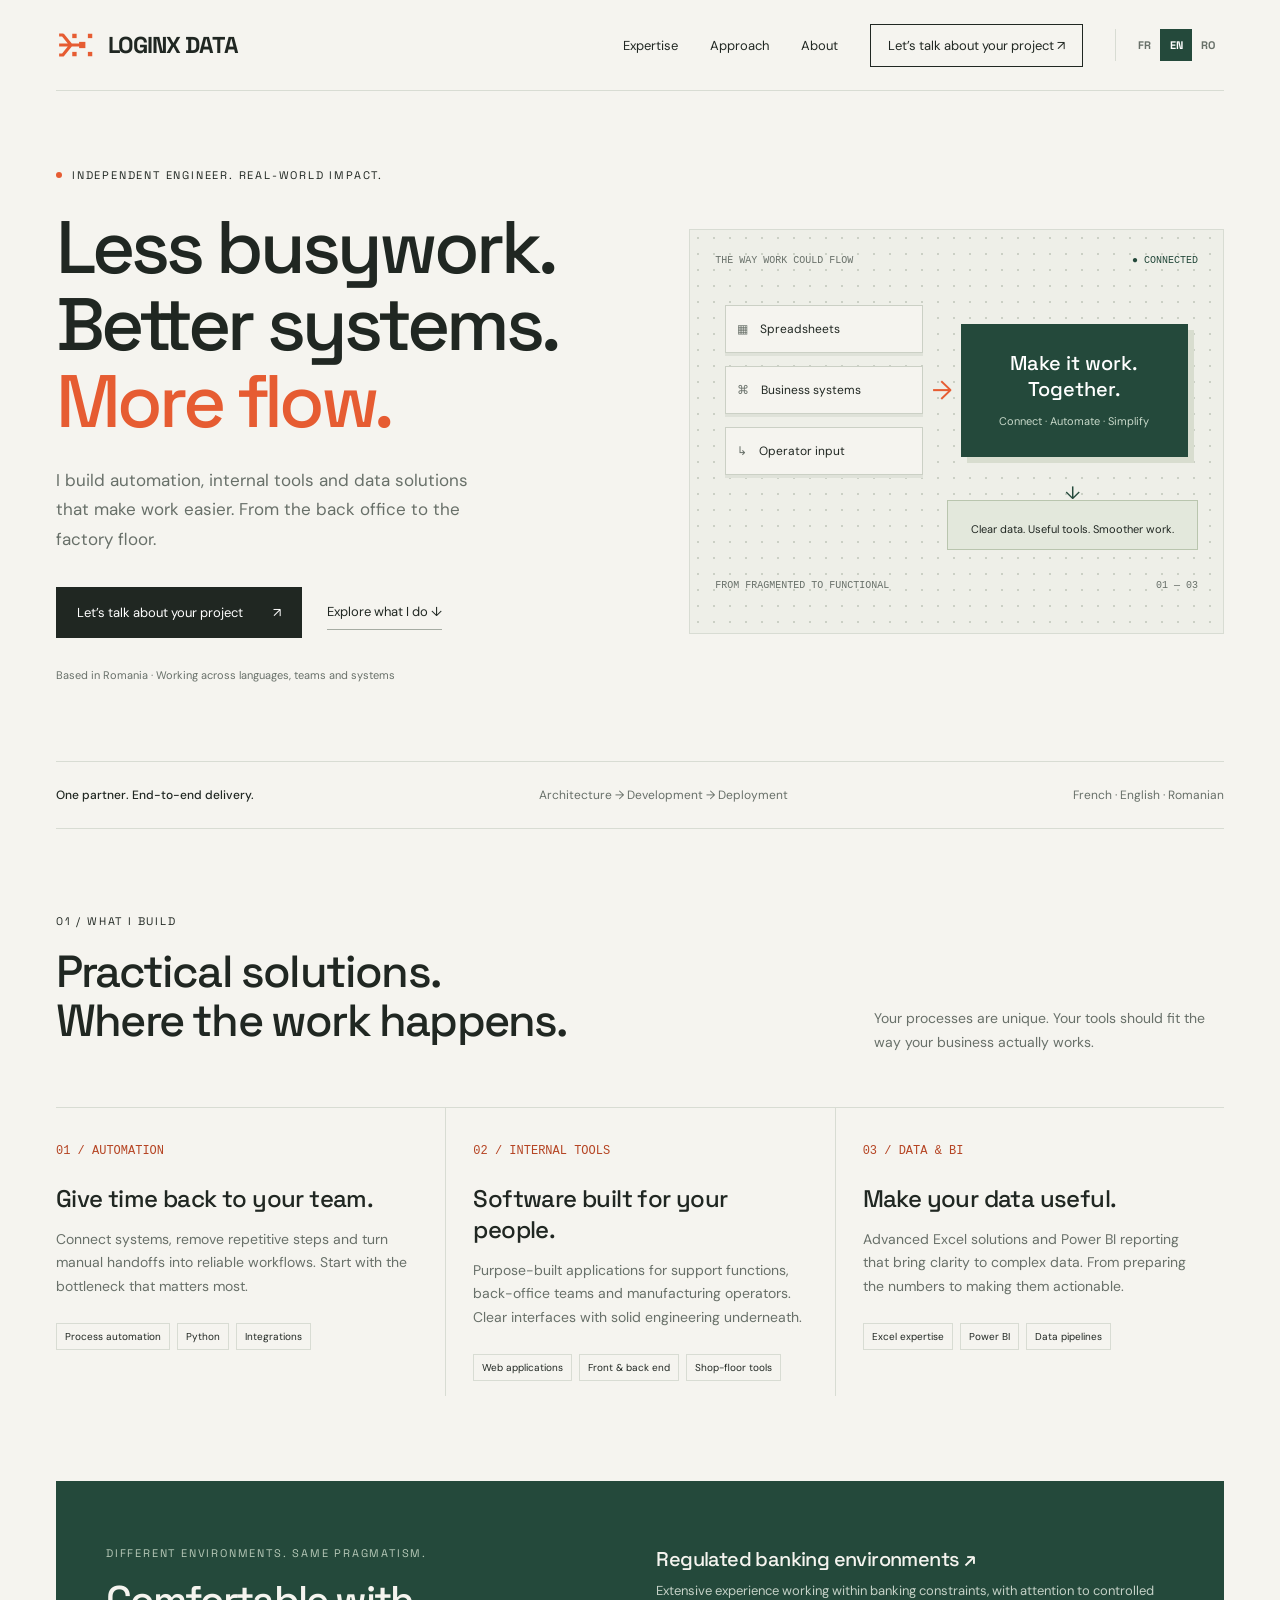
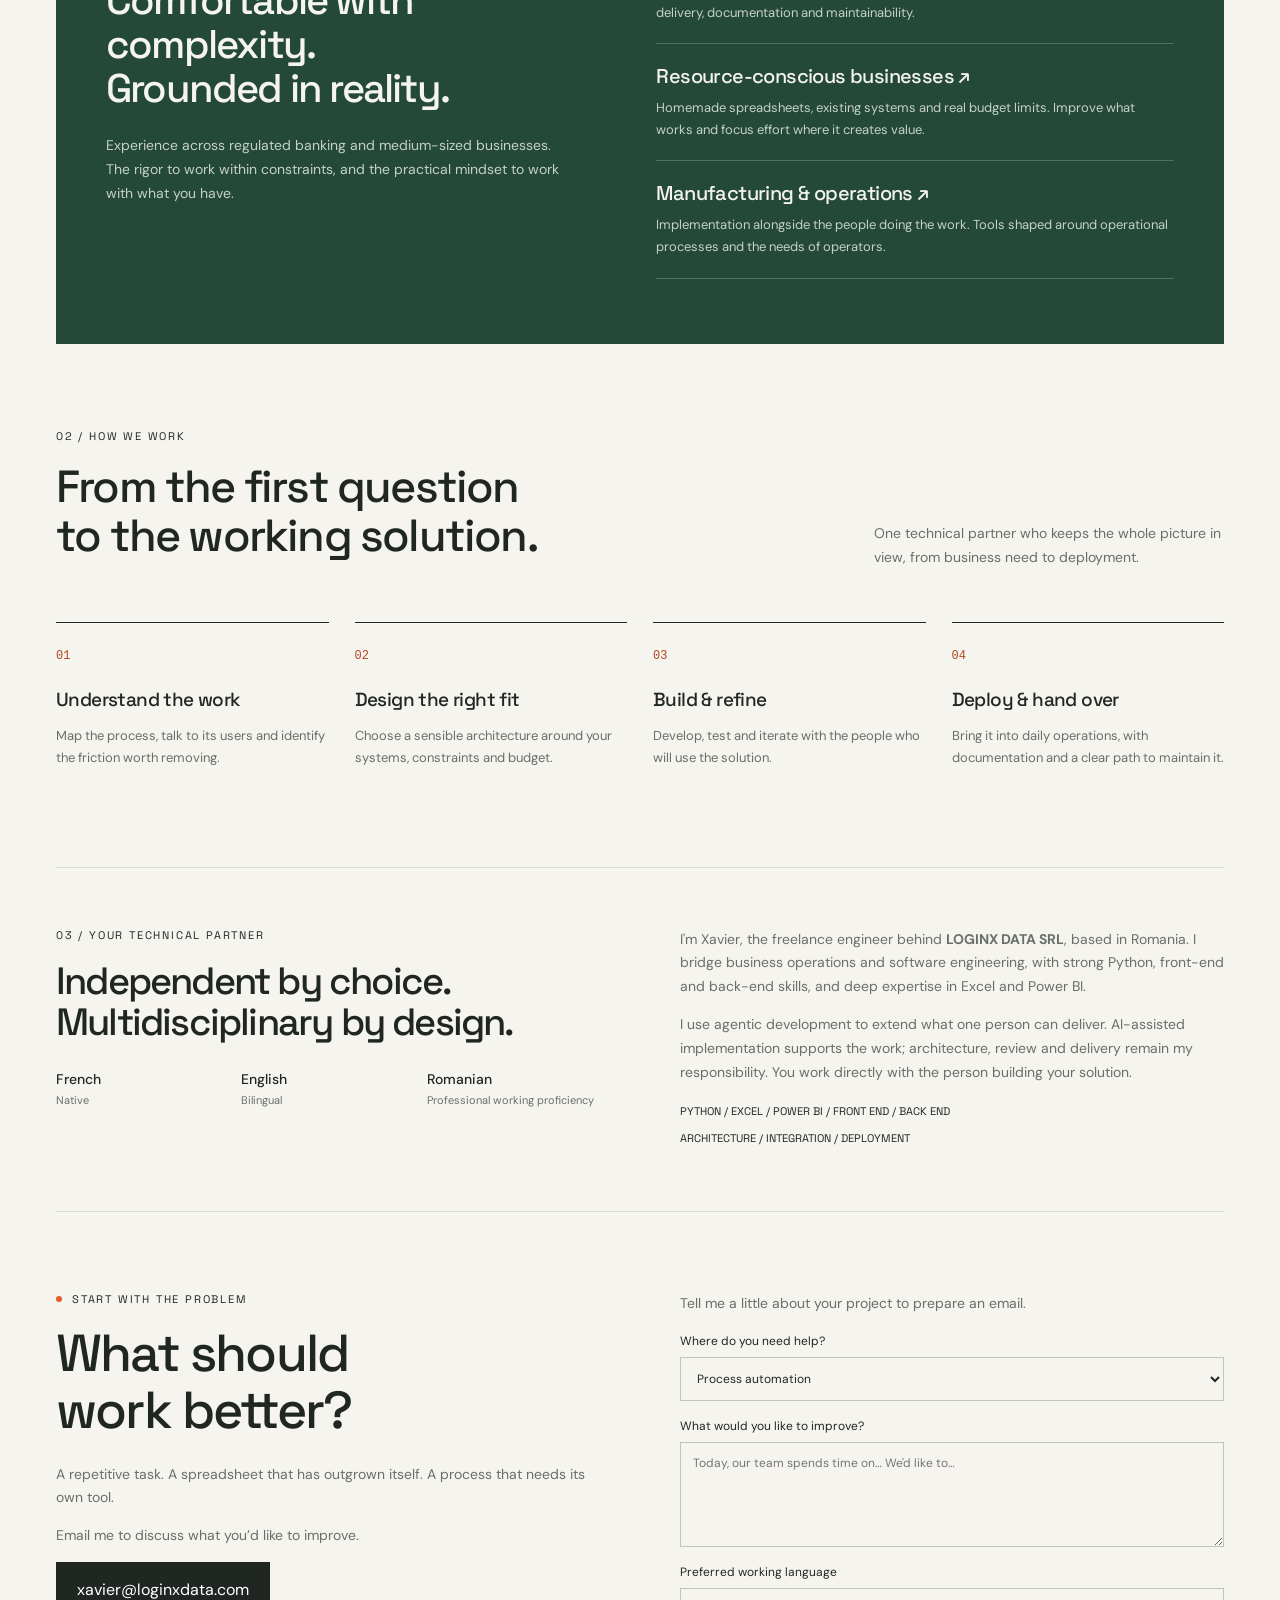
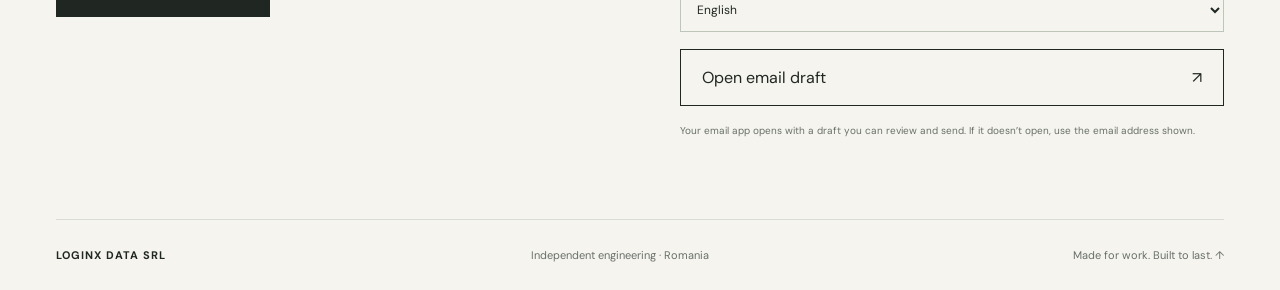
<file: public/index.html>
<!doctype html>
<html lang="en">
<head>
  <meta charset="utf-8">
  <meta name="viewport" content="width=device-width,initial-scale=1">
  <meta name="description" content="LOGINX DATA: independent automation, internal tools and business intelligence. French-native freelance engineer based in Romania, delivering from architecture to deployment.">
  <meta name="theme-color" content="#f5f4ef">
  <title>Automation, Internal Tools &amp; BI | LoginX Data</title>
  <link rel="canonical" href="https://loginxdata.com/">
  <link rel="alternate" hreflang="en" href="https://loginxdata.com/">
  <link rel="alternate" hreflang="fr" href="https://loginxdata.com/fr/">
  <link rel="alternate" hreflang="ro" href="https://loginxdata.com/ro/">
  <link rel="alternate" hreflang="x-default" href="https://loginxdata.com/">
  <meta property="og:type" content="website">
  <meta property="og:site_name" content="LoginX Data">
  <meta property="og:locale" content="en_US">
  <meta property="og:locale:alternate" content="fr_FR">
  <meta property="og:locale:alternate" content="ro_RO">
  <meta property="og:url" content="https://loginxdata.com/">
  <meta property="og:title" content="Automation, Internal Tools &amp; BI | LoginX Data">
  <meta property="og:description" content="LOGINX DATA: independent automation, internal tools and business intelligence. French-native freelance engineer based in Romania, delivering from architecture to deployment.">
  <meta property="og:image" content="https://loginxdata.com/social-preview.jpg">
  <meta property="og:image:type" content="image/jpeg">
  <meta property="og:image:width" content="1200">
  <meta property="og:image:height" content="630">
  <meta property="og:image:alt" content="LoginX Data logo and an illustration of a connected workflow">
  <meta name="twitter:card" content="summary_large_image">
  <link rel="icon" type="image/svg+xml" sizes="any" href="favicon.svg?v=fusion">
  <link rel="stylesheet" href="site.css?v=contact-email">
  <script src="cursor.js" defer>
  </script>
  <script src="contact.js" defer></script>
</head>
<body><div class="wrap"><header><a class="brand" href="#" aria-label="LOGINX DATA home"><img class="mark" src="logo.svg" width="40" height="40" alt="" aria-hidden="true">LOGINX DATA</a><nav aria-label="Main navigation"><a href="#expertise">Expertise</a><a href="#approach">Approach</a><a href="#about">About</a><a class="nav-cta" href="#project">Let’s talk about your project ↗</a><div class="language-switch" role="group" aria-label="Site language"><a href="fr/" lang="fr" hreflang="fr" aria-label="Français">FR</a><a href="./" lang="en" hreflang="en" aria-label="English" aria-current="page">EN</a><a href="ro/" lang="ro" hreflang="ro" aria-label="Română">RO</a></div></nav></header><main>
<section class="hero"><div><div class="eyebrow"><span class="dot"></span>Independent engineer. Real-world impact.</div><h1>Less busywork.<br>Better systems.<br><em>More flow.</em></h1><p class="lead">I build automation, internal tools and data solutions that make work easier. From the back office to the factory floor.</p><div class="actions"><a class="btn" href="#project">Let’s talk about your project <span>↗</span></a><a class="text-link" href="#expertise">Explore what I do ↓</a></div><p class="micro">Based in Romania · Working across languages, teams and systems</p></div><div class="system" aria-label="Illustrative workflow from spreadsheets, business systems and operator input to automation and useful tools"><div class="sys-head"><span>THE WAY WORK COULD FLOW</span><span class="live">● CONNECTED</span></div><div class="diagram"><div class="sources"><div class="node"><span>▦</span> Spreadsheets</div><div class="node"><span>⌘</span> Business systems</div><div class="node"><span>↳</span> Operator input</div></div><div class="connector">→</div><div class="core"><b>Make it work.<br>Together.</b><small>Connect · Automate · Simplify</small></div></div><div class="output">Clear data. Useful tools. Smoother work.</div><div class="sys-foot"><span>FROM FRAGMENTED TO FUNCTIONAL</span><span>01 — 03</span></div></div></section>
<div class="strip"><b>One partner. End-to-end delivery.</b><span>Architecture → Development → Deployment</span><span>French · English · Romanian</span></div>
<section class="section" id="expertise"><div class="section-head"><div><div class="eyebrow">01 / What I build</div><h2>Practical solutions.<br>Where the work happens.</h2></div><p>Your processes are unique. Your tools should fit the way your business actually works.</p></div><div class="services"><article class="service"><span class="number">01 / AUTOMATION</span><h3>Give time back to your team.</h3><p>Connect systems, remove repetitive steps and turn manual handoffs into reliable workflows. Start with the bottleneck that matters most.</p><div class="tags"><span class="tag">Process automation</span><span class="tag">Python</span><span class="tag">Integrations</span></div></article><article class="service"><span class="number">02 / INTERNAL TOOLS</span><h3>Software built for your people.</h3><p>Purpose-built applications for support functions, back-office teams and manufacturing operators. Clear interfaces with solid engineering underneath.</p><div class="tags"><span class="tag">Web applications</span><span class="tag">Front & back end</span><span class="tag">Shop-floor tools</span></div></article><article class="service"><span class="number">03 / DATA & BI</span><h3>Make your data useful.</h3><p>Advanced Excel solutions and Power BI reporting that bring clarity to complex data. From preparing the numbers to making them actionable.</p><div class="tags"><span class="tag">Excel expertise</span><span class="tag">Power BI</span><span class="tag">Data pipelines</span></div></article></div></section>
<section class="context"><div><div class="eyebrow">Different environments. Same pragmatism.</div><h2>Comfortable with<br>complexity.<br>Grounded in reality.</h2><p class="context-intro">Experience across regulated banking and medium-sized businesses. The rigor to work within constraints, and the practical mindset to work with what you have.</p></div><div class="contexts"><article><h3>Regulated banking environments ↗</h3><p>Extensive experience working within banking constraints, with attention to controlled delivery, documentation and maintainability.</p></article><article><h3>Resource-conscious businesses ↗</h3><p>Homemade spreadsheets, existing systems and real budget limits. Improve what works and focus effort where it creates value.</p></article><article><h3>Manufacturing & operations ↗</h3><p>Implementation alongside the people doing the work. Tools shaped around operational processes and the needs of operators.</p></article></div></section>
<section class="section" id="approach"><div class="section-head"><div><div class="eyebrow">02 / How we work</div><h2>From the first question<br>to the working solution.</h2></div><p>One technical partner who keeps the whole picture in view, from business need to deployment.</p></div><div class="process"><article><span class="number">01</span><h3>Understand the work</h3><p>Map the process, talk to its users and identify the friction worth removing.</p></article><article><span class="number">02</span><h3>Design the right fit</h3><p>Choose a sensible architecture around your systems, constraints and budget.</p></article><article><span class="number">03</span><h3>Build & refine</h3><p>Develop, test and iterate with the people who will use the solution.</p></article><article><span class="number">04</span><h3>Deploy & hand over</h3><p>Bring it into daily operations, with documentation and a clear path to maintain it.</p></article></div></section>
<section class="about" id="about"><div><div class="eyebrow">03 / Your technical partner</div><h2>Independent by choice.<br>Multidisciplinary by design.</h2><div class="languages"><div><b>French</b><span>Native</span></div><div><b>English</b><span>Bilingual</span></div><div><b>Romanian</b><span>Professional working proficiency</span></div></div></div><div><p style="margin-top:0">I'm Xavier, the freelance engineer behind <strong>LOGINX DATA SRL</strong>, based in Romania. I bridge business operations and software engineering, with strong Python, front-end and back-end skills, and deep expertise in Excel and Power BI.</p><p>I use agentic development to extend what one person can deliver. AI-assisted implementation supports the work; architecture, review and delivery remain my responsibility. You work directly with the person building your solution.</p><div class="tech">PYTHON / EXCEL / POWER BI / FRONT END / BACK END<br>ARCHITECTURE / INTEGRATION / DEPLOYMENT</div></div></section>
<section class="contact" id="project"><div><div class="eyebrow"><span class="dot"></span>Start with the problem</div><h2>What should<br>work better?</h2><p>A repetitive task. A spreadsheet that has outgrown itself. A process that needs its own tool.</p><p>Email me to discuss what you’d like to improve.</p><a class="btn" id="contact-email" href="mailto:xavier@loginxdata.com">xavier@loginxdata.com</a></div><form class="form" id="brief" data-subject="Project inquiry" data-language-label="Working language" hidden><p class="brief-intro">Tell me a little about your project to prepare an email.</p><label>Where do you need help?<select id="need"><option>Process automation</option><option>Internal tool or web application</option><option>Excel & Power BI</option><option>Manufacturing & operator workflows</option><option>Architecture & end-to-end delivery</option></select></label><label>What would you like to improve?<textarea id="problem" placeholder="Today, our team spends time on… We'd like to…" required maxlength="5000"></textarea></label><label>Preferred working language<select id="language"><option>English</option><option>French</option><option>Romanian</option></select></label><button class="btn brief-email" type="submit">Open email draft <span aria-hidden="true">↗</span></button><small>Your email app opens with a draft you can review and send. If it doesn’t open, use the email address shown.</small></form></section>
</main><footer><span class="foot-brand">LOGINX DATA SRL</span><span>Independent engineering · Romania</span><span>Made for work. Built to last. <a href="#" aria-label="Back to top">↑</a></span></footer></div></body></html>
</file>
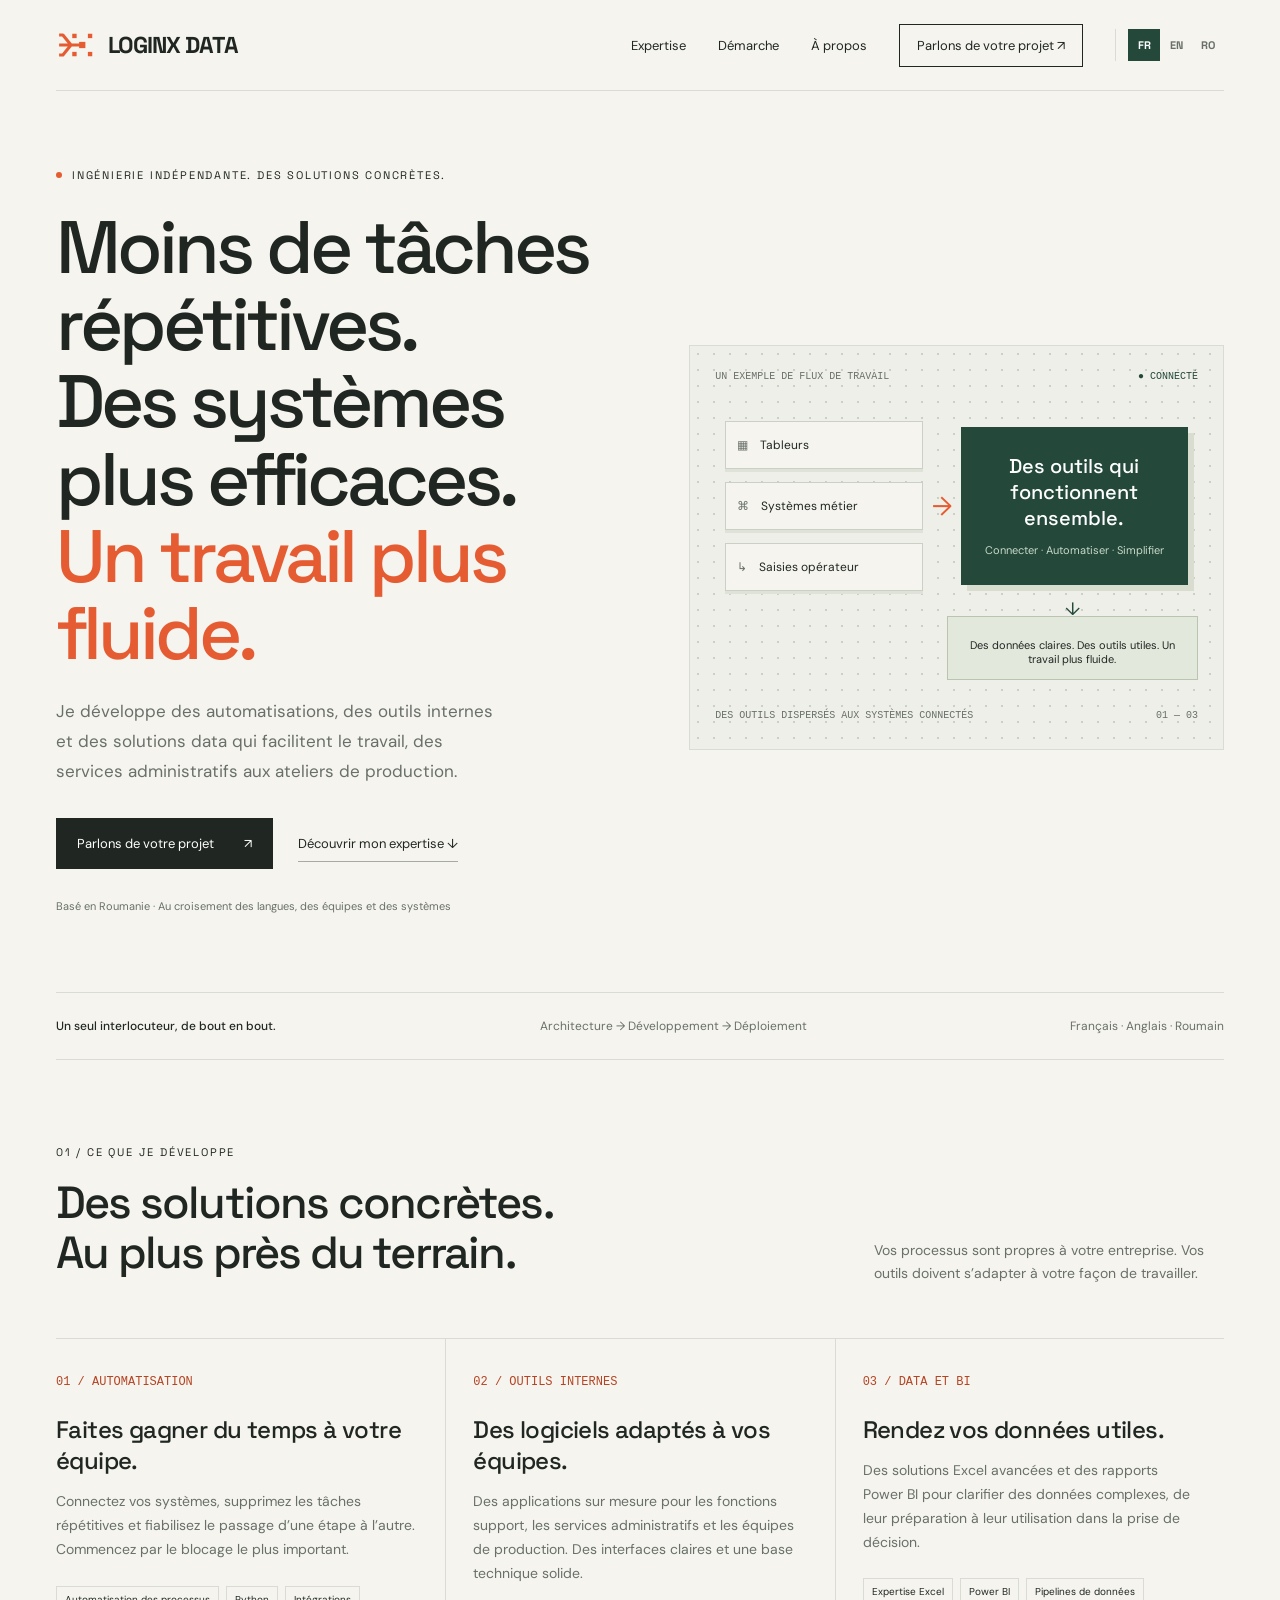
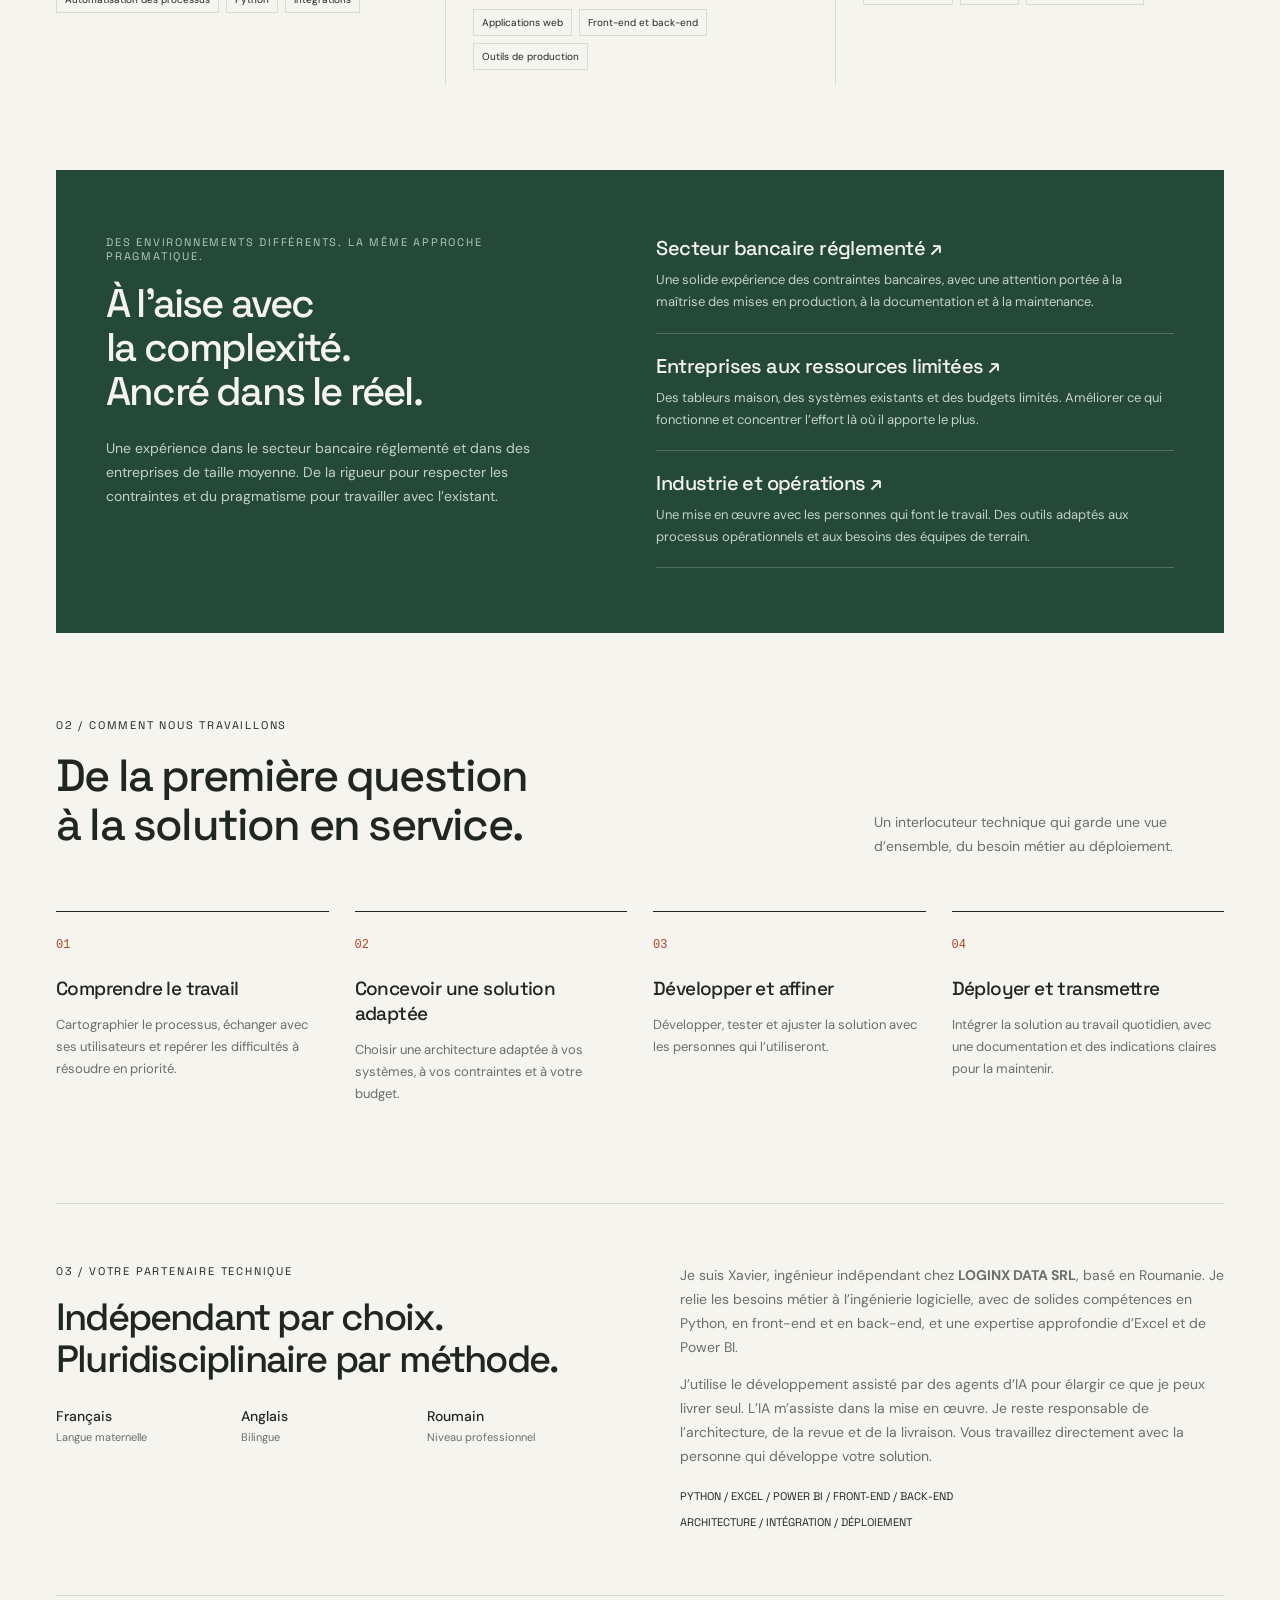
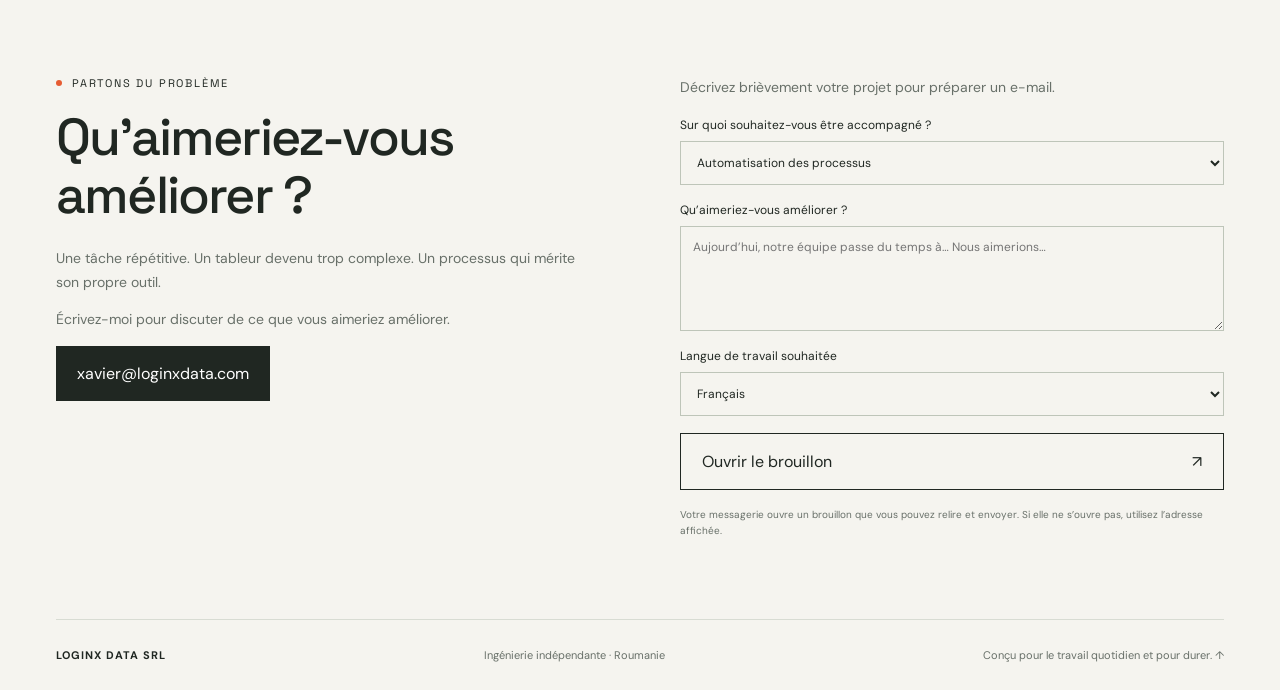
<file: public/fr/index.html>
<!doctype html>
<html lang="fr">
<head>
  <meta charset="utf-8">
  <meta name="viewport" content="width=device-width,initial-scale=1">
  <meta name="description" content="LOGINX DATA propose des services d’automatisation, de développement d’outils internes et de business intelligence. Ingénieur indépendant francophone basé en Roumanie, de l’architecture au déploiement.">
  <meta name="theme-color" content="#f5f4ef">
  <title>Automatisation, outils internes et BI | LoginX Data</title>
  <link rel="canonical" href="https://loginxdata.com/fr/">
  <link rel="alternate" hreflang="en" href="https://loginxdata.com/">
  <link rel="alternate" hreflang="fr" href="https://loginxdata.com/fr/">
  <link rel="alternate" hreflang="ro" href="https://loginxdata.com/ro/">
  <link rel="alternate" hreflang="x-default" href="https://loginxdata.com/">
  <meta property="og:type" content="website">
  <meta property="og:site_name" content="LoginX Data">
  <meta property="og:locale" content="fr_FR">
  <meta property="og:locale:alternate" content="en_US">
  <meta property="og:locale:alternate" content="ro_RO">
  <meta property="og:url" content="https://loginxdata.com/fr/">
  <meta property="og:title" content="Automatisation, outils internes et BI | LoginX Data">
  <meta property="og:description" content="LOGINX DATA propose des services d’automatisation, de développement d’outils internes et de business intelligence. Ingénieur indépendant francophone basé en Roumanie, de l’architecture au déploiement.">
  <meta property="og:image" content="https://loginxdata.com/social-preview.jpg">
  <meta property="og:image:type" content="image/jpeg">
  <meta property="og:image:width" content="1200">
  <meta property="og:image:height" content="630">
  <meta property="og:image:alt" content="Logo LoginX Data et illustration d’un flux de travail connecté">
  <meta name="twitter:card" content="summary_large_image">
  <link rel="icon" type="image/svg+xml" sizes="any" href="../favicon.svg?v=fusion">
  <link rel="stylesheet" href="../site.css?v=contact-email">
  <script src="../cursor.js" defer>
  </script>
  <script src="../contact.js" defer></script>
</head>
<body><div class="wrap"><header><a class="brand" href="#" aria-label="Accueil LOGINX DATA"><img class="mark" src="../logo.svg" width="40" height="40" alt="" aria-hidden="true">LOGINX DATA</a><nav aria-label="Navigation principale"><a href="#expertise">Expertise</a><a href="#approach">Démarche</a><a href="#about">À propos</a><a class="nav-cta" href="#project">Parlons de votre projet ↗</a><div class="language-switch" role="group" aria-label="Langue du site"><a href="../fr/" lang="fr" hreflang="fr" aria-label="Français" aria-current="page">FR</a><a href="../" lang="en" hreflang="en" aria-label="English">EN</a><a href="../ro/" lang="ro" hreflang="ro" aria-label="Română">RO</a></div></nav></header><main>
<section class="hero"><div><div class="eyebrow"><span class="dot"></span>Ingénierie indépendante. Des solutions concrètes.</div><h1>Moins de tâches répétitives.<br>Des systèmes plus efficaces.<br><em>Un travail plus fluide.</em></h1><p class="lead">Je développe des automatisations, des outils internes et des solutions data qui facilitent le travail, des services administratifs aux ateliers de production.</p><div class="actions"><a class="btn" href="#project">Parlons de votre projet <span>↗</span></a><a class="text-link" href="#expertise">Découvrir mon expertise ↓</a></div><p class="micro">Basé en Roumanie · Au croisement des langues, des équipes et des systèmes</p></div><div class="system" aria-label="Exemple de flux reliant tableurs, systèmes métier et saisies opérateur à des automatisations et des outils internes"><div class="sys-head"><span>UN EXEMPLE DE FLUX DE TRAVAIL</span><span class="live">● CONNECTÉ</span></div><div class="diagram"><div class="sources"><div class="node"><span>▦</span> Tableurs</div><div class="node"><span>⌘</span> Systèmes métier</div><div class="node"><span>↳</span> Saisies opérateur</div></div><div class="connector">→</div><div class="core"><b>Des outils qui<br>fonctionnent ensemble.</b><small>Connecter · Automatiser · Simplifier</small></div></div><div class="output">Des données claires. Des outils utiles. Un travail plus fluide.</div><div class="sys-foot"><span>DES OUTILS DISPERSÉS AUX SYSTÈMES CONNECTÉS</span><span>01 — 03</span></div></div></section>
<div class="strip"><b>Un seul interlocuteur, de bout en bout.</b><span>Architecture → Développement → Déploiement</span><span>Français · Anglais · Roumain</span></div>
<section class="section" id="expertise"><div class="section-head"><div><div class="eyebrow">01 / Ce que je développe</div><h2>Des solutions concrètes.<br>Au plus près du terrain.</h2></div><p>Vos processus sont propres à votre entreprise. Vos outils doivent s’adapter à votre façon de travailler.</p></div><div class="services"><article class="service"><span class="number">01 / AUTOMATISATION</span><h3>Faites gagner du temps à votre équipe.</h3><p>Connectez vos systèmes, supprimez les tâches répétitives et fiabilisez le passage d’une étape à l’autre. Commencez par le blocage le plus important.</p><div class="tags"><span class="tag">Automatisation des processus</span><span class="tag">Python</span><span class="tag">Intégrations</span></div></article><article class="service"><span class="number">02 / OUTILS INTERNES</span><h3>Des logiciels adaptés à vos équipes.</h3><p>Des applications sur mesure pour les fonctions support, les services administratifs et les équipes de production. Des interfaces claires et une base technique solide.</p><div class="tags"><span class="tag">Applications web</span><span class="tag">Front-end et back-end</span><span class="tag">Outils de production</span></div></article><article class="service"><span class="number">03 / DATA ET BI</span><h3>Rendez vos données utiles.</h3><p>Des solutions Excel avancées et des rapports Power BI pour clarifier des données complexes, de leur préparation à leur utilisation dans la prise de décision.</p><div class="tags"><span class="tag">Expertise Excel</span><span class="tag">Power BI</span><span class="tag">Pipelines de données</span></div></article></div></section>
<section class="context"><div><div class="eyebrow">Des environnements différents. La même approche pragmatique.</div><h2>À l’aise avec<br>la complexité.<br>Ancré dans le réel.</h2><p class="context-intro">Une expérience dans le secteur bancaire réglementé et dans des entreprises de taille moyenne. De la rigueur pour respecter les contraintes et du pragmatisme pour travailler avec l’existant.</p></div><div class="contexts"><article><h3>Secteur bancaire réglementé ↗</h3><p>Une solide expérience des contraintes bancaires, avec une attention portée à la maîtrise des mises en production, à la documentation et à la maintenance.</p></article><article><h3>Entreprises aux ressources limitées ↗</h3><p>Des tableurs maison, des systèmes existants et des budgets limités. Améliorer ce qui fonctionne et concentrer l’effort là où il apporte le plus.</p></article><article><h3>Industrie et opérations ↗</h3><p>Une mise en œuvre avec les personnes qui font le travail. Des outils adaptés aux processus opérationnels et aux besoins des équipes de terrain.</p></article></div></section>
<section class="section" id="approach"><div class="section-head"><div><div class="eyebrow">02 / Comment nous travaillons</div><h2>De la première question<br>à la solution en service.</h2></div><p>Un interlocuteur technique qui garde une vue d’ensemble, du besoin métier au déploiement.</p></div><div class="process"><article><span class="number">01</span><h3>Comprendre le travail</h3><p>Cartographier le processus, échanger avec ses utilisateurs et repérer les difficultés à résoudre en priorité.</p></article><article><span class="number">02</span><h3>Concevoir une solution adaptée</h3><p>Choisir une architecture adaptée à vos systèmes, à vos contraintes et à votre budget.</p></article><article><span class="number">03</span><h3>Développer et affiner</h3><p>Développer, tester et ajuster la solution avec les personnes qui l’utiliseront.</p></article><article><span class="number">04</span><h3>Déployer et transmettre</h3><p>Intégrer la solution au travail quotidien, avec une documentation et des indications claires pour la maintenir.</p></article></div></section>
<section class="about" id="about"><div><div class="eyebrow">03 / Votre partenaire technique</div><h2>Indépendant par choix.<br>Pluridisciplinaire par méthode.</h2><div class="languages"><div><b>Français</b><span>Langue maternelle</span></div><div><b>Anglais</b><span>Bilingue</span></div><div><b>Roumain</b><span>Niveau professionnel</span></div></div></div><div><p style="margin-top:0">Je suis Xavier, ingénieur indépendant chez <strong>LOGINX DATA SRL</strong>, basé en Roumanie. Je relie les besoins métier à l’ingénierie logicielle, avec de solides compétences en Python, en front-end et en back-end, et une expertise approfondie d’Excel et de Power BI.</p><p>J’utilise le développement assisté par des agents d’IA pour élargir ce que je peux livrer seul. L’IA m’assiste dans la mise en œuvre. Je reste responsable de l’architecture, de la revue et de la livraison. Vous travaillez directement avec la personne qui développe votre solution.</p><div class="tech">PYTHON / EXCEL / POWER BI / FRONT-END / BACK-END<br>ARCHITECTURE / INTÉGRATION / DÉPLOIEMENT</div></div></section>
<section class="contact" id="project"><div><div class="eyebrow"><span class="dot"></span>Partons du problème</div><h2>Qu’aimeriez-vous<br>améliorer ?</h2><p>Une tâche répétitive. Un tableur devenu trop complexe. Un processus qui mérite son propre outil.</p><p>Écrivez-moi pour discuter de ce que vous aimeriez améliorer.</p><a class="btn" id="contact-email" href="mailto:xavier@loginxdata.com">xavier@loginxdata.com</a></div><form class="form" id="brief" data-subject="Demande de projet" data-language-label="Langue de travail" hidden><p class="brief-intro">Décrivez brièvement votre projet pour préparer un e-mail.</p><label>Sur quoi souhaitez-vous être accompagné ?<select id="need"><option>Automatisation des processus</option><option>Outil interne ou application web</option><option>Excel et Power BI</option><option>Processus de production et outils opérateur</option><option>Architecture et réalisation de bout en bout</option></select></label><label>Qu’aimeriez-vous améliorer ?<textarea id="problem" placeholder="Aujourd’hui, notre équipe passe du temps à… Nous aimerions…" required maxlength="5000"></textarea></label><label>Langue de travail souhaitée<select id="language"><option>Anglais</option><option selected>Français</option><option>Roumain</option></select></label><button class="btn brief-email" type="submit">Ouvrir le brouillon <span aria-hidden="true">↗</span></button><small>Votre messagerie ouvre un brouillon que vous pouvez relire et envoyer. Si elle ne s’ouvre pas, utilisez l’adresse affichée.</small></form></section>
</main><footer><span class="foot-brand">LOGINX DATA SRL</span><span>Ingénierie indépendante · Roumanie</span><span>Conçu pour le travail quotidien et pour durer. <a href="#" aria-label="Retour en haut">↑</a></span></footer></div></body></html>
</file>
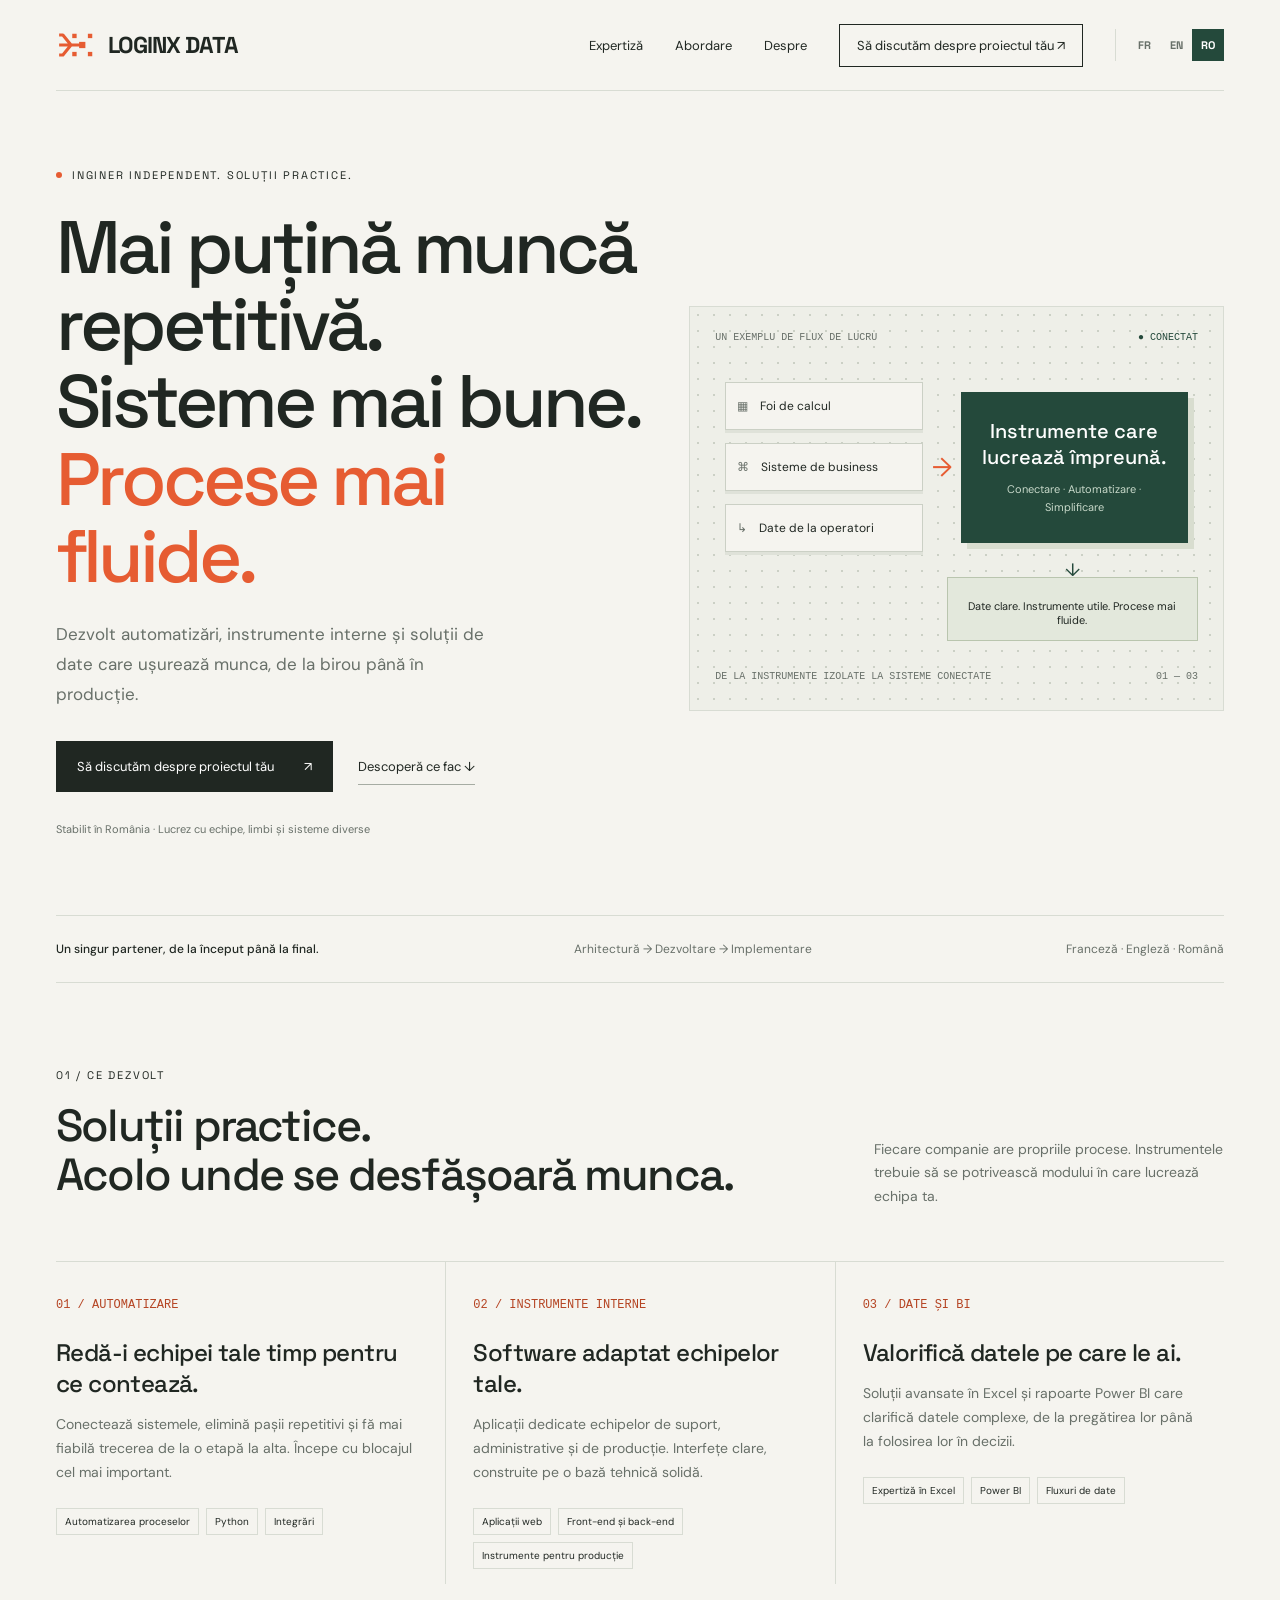
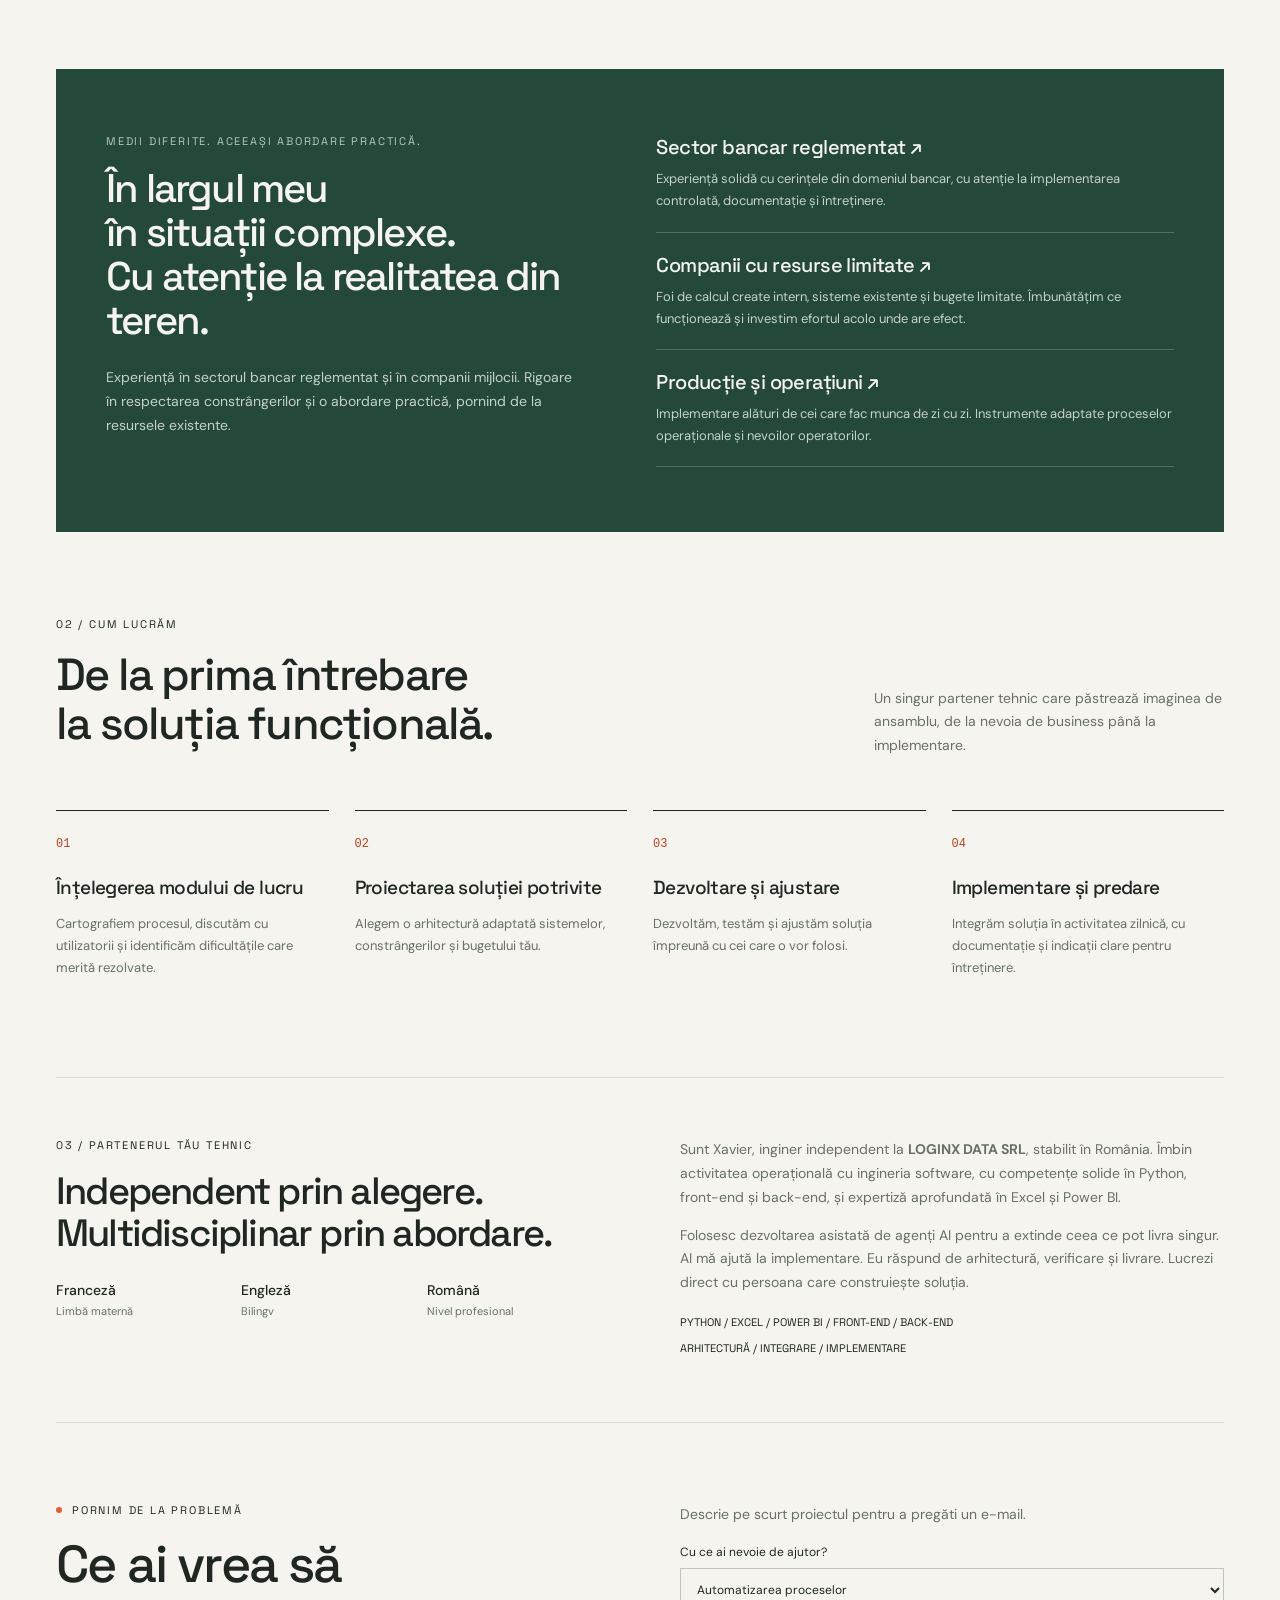
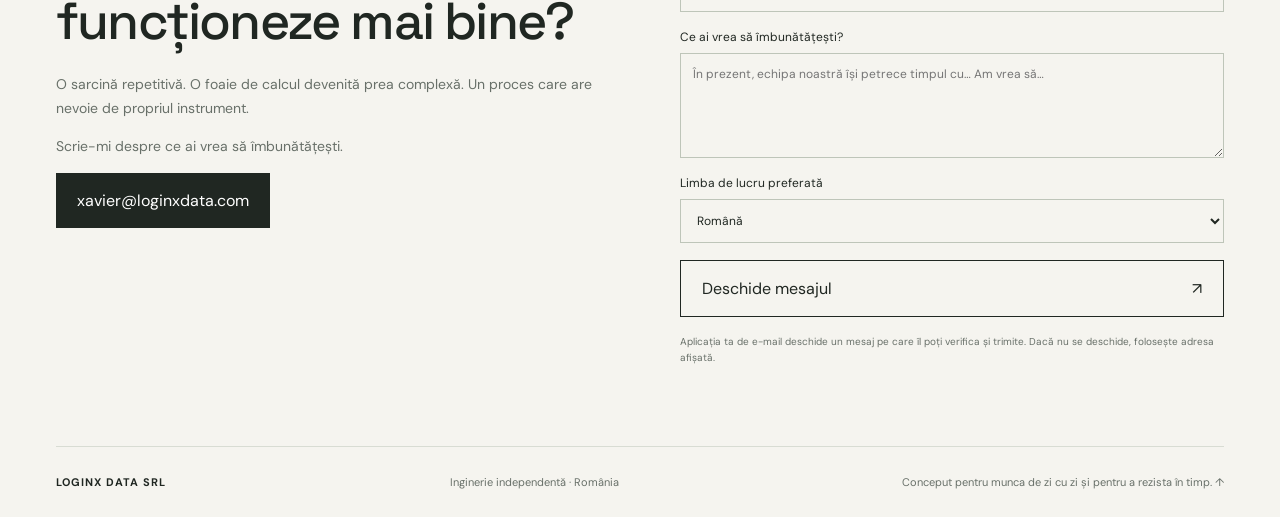
<file: public/ro/index.html>
<!doctype html>
<html lang="ro">
<head>
  <meta charset="utf-8">
  <meta name="viewport" content="width=device-width,initial-scale=1">
  <meta name="description" content="LOGINX DATA oferă servicii de automatizare, dezvoltare de instrumente interne și business intelligence. Inginer independent, vorbitor nativ de franceză, stabilit în România.">
  <meta name="theme-color" content="#f5f4ef">
  <title>Automatizări, instrumente interne și BI | LoginX Data</title>
  <link rel="canonical" href="https://loginxdata.com/ro/">
  <link rel="alternate" hreflang="en" href="https://loginxdata.com/">
  <link rel="alternate" hreflang="fr" href="https://loginxdata.com/fr/">
  <link rel="alternate" hreflang="ro" href="https://loginxdata.com/ro/">
  <link rel="alternate" hreflang="x-default" href="https://loginxdata.com/">
  <meta property="og:type" content="website">
  <meta property="og:site_name" content="LoginX Data">
  <meta property="og:locale" content="ro_RO">
  <meta property="og:locale:alternate" content="en_US">
  <meta property="og:locale:alternate" content="fr_FR">
  <meta property="og:url" content="https://loginxdata.com/ro/">
  <meta property="og:title" content="Automatizări, instrumente interne și BI | LoginX Data">
  <meta property="og:description" content="LOGINX DATA oferă servicii de automatizare, dezvoltare de instrumente interne și business intelligence. Inginer independent, vorbitor nativ de franceză, stabilit în România.">
  <meta property="og:image" content="https://loginxdata.com/social-preview.jpg">
  <meta property="og:image:type" content="image/jpeg">
  <meta property="og:image:width" content="1200">
  <meta property="og:image:height" content="630">
  <meta property="og:image:alt" content="Sigla LoginX Data și ilustrația unui flux de lucru conectat">
  <meta name="twitter:card" content="summary_large_image">
  <link rel="icon" type="image/svg+xml" sizes="any" href="../favicon.svg?v=fusion">
  <link rel="stylesheet" href="../site.css?v=contact-email">
  <script src="../cursor.js" defer>
  </script>
  <script src="../contact.js" defer></script>
</head>
<body><div class="wrap"><header><a class="brand" href="#" aria-label="Pagina principală LOGINX DATA"><img class="mark" src="../logo.svg" width="40" height="40" alt="" aria-hidden="true">LOGINX DATA</a><nav aria-label="Navigare principală"><a href="#expertise">Expertiză</a><a href="#approach">Abordare</a><a href="#about">Despre</a><a class="nav-cta" href="#project">Să discutăm despre proiectul tău ↗</a><div class="language-switch" role="group" aria-label="Limba site-ului"><a href="../fr/" lang="fr" hreflang="fr" aria-label="Français">FR</a><a href="../" lang="en" hreflang="en" aria-label="English">EN</a><a href="../ro/" lang="ro" hreflang="ro" aria-label="Română" aria-current="page">RO</a></div></nav></header><main>
<section class="hero"><div><div class="eyebrow"><span class="dot"></span>Inginer independent. Soluții practice.</div><h1>Mai puțină muncă repetitivă.<br>Sisteme mai bune.<br><em>Procese mai fluide.</em></h1><p class="lead">Dezvolt automatizări, instrumente interne și soluții de date care ușurează munca, de la birou până în producție.</p><div class="actions"><a class="btn" href="#project">Să discutăm despre proiectul tău <span>↗</span></a><a class="text-link" href="#expertise">Descoperă ce fac ↓</a></div><p class="micro">Stabilit în România · Lucrez cu echipe, limbi și sisteme diverse</p></div><div class="system" aria-label="Exemplu de flux care conectează foile de calcul, sistemele de business și datele de la operatori la automatizări și instrumente interne"><div class="sys-head"><span>UN EXEMPLU DE FLUX DE LUCRU</span><span class="live">● CONECTAT</span></div><div class="diagram"><div class="sources"><div class="node"><span>▦</span> Foi de calcul</div><div class="node"><span>⌘</span> Sisteme de business</div><div class="node"><span>↳</span> Date de la operatori</div></div><div class="connector">→</div><div class="core"><b>Instrumente care<br>lucrează împreună.</b><small>Conectare · Automatizare · Simplificare</small></div></div><div class="output">Date clare. Instrumente utile. Procese mai fluide.</div><div class="sys-foot"><span>DE LA INSTRUMENTE IZOLATE LA SISTEME CONECTATE</span><span>01 — 03</span></div></div></section>
<div class="strip"><b>Un singur partener, de la început până la final.</b><span>Arhitectură → Dezvoltare → Implementare</span><span>Franceză · Engleză · Română</span></div>
<section class="section" id="expertise"><div class="section-head"><div><div class="eyebrow">01 / Ce dezvolt</div><h2>Soluții practice.<br>Acolo unde se desfășoară munca.</h2></div><p>Fiecare companie are propriile procese. Instrumentele trebuie să se potrivească modului în care lucrează echipa ta.</p></div><div class="services"><article class="service"><span class="number">01 / AUTOMATIZARE</span><h3>Redă-i echipei tale timp pentru ce contează.</h3><p>Conectează sistemele, elimină pașii repetitivi și fă mai fiabilă trecerea de la o etapă la alta. Începe cu blocajul cel mai important.</p><div class="tags"><span class="tag">Automatizarea proceselor</span><span class="tag">Python</span><span class="tag">Integrări</span></div></article><article class="service"><span class="number">02 / INSTRUMENTE INTERNE</span><h3>Software adaptat echipelor tale.</h3><p>Aplicații dedicate echipelor de suport, administrative și de producție. Interfețe clare, construite pe o bază tehnică solidă.</p><div class="tags"><span class="tag">Aplicații web</span><span class="tag">Front-end și back-end</span><span class="tag">Instrumente pentru producție</span></div></article><article class="service"><span class="number">03 / DATE ȘI BI</span><h3>Valorifică datele pe care le ai.</h3><p>Soluții avansate în Excel și rapoarte Power BI care clarifică datele complexe, de la pregătirea lor până la folosirea lor în decizii.</p><div class="tags"><span class="tag">Expertiză în Excel</span><span class="tag">Power BI</span><span class="tag">Fluxuri de date</span></div></article></div></section>
<section class="context"><div><div class="eyebrow">Medii diferite. Aceeași abordare practică.</div><h2>În largul meu<br>în situații complexe.<br>Cu atenție la realitatea din teren.</h2><p class="context-intro">Experiență în sectorul bancar reglementat și în companii mijlocii. Rigoare în respectarea constrângerilor și o abordare practică, pornind de la resursele existente.</p></div><div class="contexts"><article><h3>Sector bancar reglementat ↗</h3><p>Experiență solidă cu cerințele din domeniul bancar, cu atenție la implementarea controlată, documentație și întreținere.</p></article><article><h3>Companii cu resurse limitate ↗</h3><p>Foi de calcul create intern, sisteme existente și bugete limitate. Îmbunătățim ce funcționează și investim efortul acolo unde are efect.</p></article><article><h3>Producție și operațiuni ↗</h3><p>Implementare alături de cei care fac munca de zi cu zi. Instrumente adaptate proceselor operaționale și nevoilor operatorilor.</p></article></div></section>
<section class="section" id="approach"><div class="section-head"><div><div class="eyebrow">02 / Cum lucrăm</div><h2>De la prima întrebare<br>la soluția funcțională.</h2></div><p>Un singur partener tehnic care păstrează imaginea de ansamblu, de la nevoia de business până la implementare.</p></div><div class="process"><article><span class="number">01</span><h3>Înțelegerea modului de lucru</h3><p>Cartografiem procesul, discutăm cu utilizatorii și identificăm dificultățile care merită rezolvate.</p></article><article><span class="number">02</span><h3>Proiectarea soluției potrivite</h3><p>Alegem o arhitectură adaptată sistemelor, constrângerilor și bugetului tău.</p></article><article><span class="number">03</span><h3>Dezvoltare și ajustare</h3><p>Dezvoltăm, testăm și ajustăm soluția împreună cu cei care o vor folosi.</p></article><article><span class="number">04</span><h3>Implementare și predare</h3><p>Integrăm soluția în activitatea zilnică, cu documentație și indicații clare pentru întreținere.</p></article></div></section>
<section class="about" id="about"><div><div class="eyebrow">03 / Partenerul tău tehnic</div><h2>Independent prin alegere.<br>Multidisciplinar prin abordare.</h2><div class="languages"><div><b>Franceză</b><span>Limbă maternă</span></div><div><b>Engleză</b><span>Bilingv</span></div><div><b>Română</b><span>Nivel profesional</span></div></div></div><div><p style="margin-top:0">Sunt Xavier, inginer independent la <strong>LOGINX DATA SRL</strong>, stabilit în România. Îmbin activitatea operațională cu ingineria software, cu competențe solide în Python, front-end și back-end, și expertiză aprofundată în Excel și Power BI.</p><p>Folosesc dezvoltarea asistată de agenți AI pentru a extinde ceea ce pot livra singur. AI mă ajută la implementare. Eu răspund de arhitectură, verificare și livrare. Lucrezi direct cu persoana care construiește soluția.</p><div class="tech">PYTHON / EXCEL / POWER BI / FRONT-END / BACK-END<br>ARHITECTURĂ / INTEGRARE / IMPLEMENTARE</div></div></section>
<section class="contact" id="project"><div><div class="eyebrow"><span class="dot"></span>Pornim de la problemă</div><h2>Ce ai vrea să<br>funcționeze mai bine?</h2><p>O sarcină repetitivă. O foaie de calcul devenită prea complexă. Un proces care are nevoie de propriul instrument.</p><p>Scrie-mi despre ce ai vrea să îmbunătățești.</p><a class="btn" id="contact-email" href="mailto:xavier@loginxdata.com">xavier@loginxdata.com</a></div><form class="form" id="brief" data-subject="Solicitare de proiect" data-language-label="Limba de lucru" hidden><p class="brief-intro">Descrie pe scurt proiectul pentru a pregăti un e-mail.</p><label>Cu ce ai nevoie de ajutor?<select id="need"><option>Automatizarea proceselor</option><option>Instrument intern sau aplicație web</option><option>Excel și Power BI</option><option>Procese de producție și instrumente pentru operatori</option><option>Arhitectură și implementare completă</option></select></label><label>Ce ai vrea să îmbunătățești?<textarea id="problem" placeholder="În prezent, echipa noastră își petrece timpul cu… Am vrea să…" required maxlength="5000"></textarea></label><label>Limba de lucru preferată<select id="language"><option>Engleză</option><option>Franceză</option><option selected>Română</option></select></label><button class="btn brief-email" type="submit">Deschide mesajul <span aria-hidden="true">↗</span></button><small>Aplicația ta de e-mail deschide un mesaj pe care îl poți verifica și trimite. Dacă nu se deschide, folosește adresa afișată.</small></form></section>
</main><footer><span class="foot-brand">LOGINX DATA SRL</span><span>Inginerie independentă · România</span><span>Conceput pentru munca de zi cu zi și pentru a rezista în timp. <a href="#" aria-label="Înapoi sus">↑</a></span></footer></div></body></html>
</file>
<file: public/site.css>
@import url('https://fonts.googleapis.com/css2?family=DM+Sans:wght@400;500;600;700&family=Space+Grotesk:wght@400;500;600;700&display=swap');
:root{--paper:#f5f4ef;--ink:#202722;--muted:#687069;--line:#d8dcd3;--orange:#e65c32;--orange-text:#b54423;--green:#24493b}*{box-sizing:border-box}html{scroll-behavior:smooth;scroll-padding-top:85px}body{margin:0;background:var(--paper);color:var(--ink);font-family:'DM Sans',sans-serif;font-size:16px}a{color:inherit;text-decoration:none}button,input,select,textarea{font:inherit}button,a,input,select,textarea{outline-offset:5px}button{cursor:pointer}.wrap{max-width:1320px;margin:auto;padding:0 56px}header{height:91px;border-bottom:1px solid var(--line);display:flex;align-items:center;justify-content:space-between}.brand{font-family:'Space Grotesk',sans-serif;letter-spacing:-1px;font-weight:700;font-size:23px;display:flex;align-items:center;gap:12px}.mark{display:block;width:40px;height:40px;flex-shrink:0}nav{display:flex;gap:32px;align-items:center;font-size:13px}nav a:hover{color:var(--orange-text)}.nav-cta{border:1px solid var(--ink);padding:12px 17px}.eyebrow{font-family:'Space Grotesk',sans-serif;text-transform:uppercase;letter-spacing:1.8px;font-size:11px;display:flex;gap:10px;align-items:center}.dot{width:6px;height:6px;background:var(--orange);border-radius:50%;display:inline-block}.hero{padding:77px 0 65px;display:grid;grid-template-columns:1.1fr 1fr;gap:45px;align-items:center}h1,h2,h3{font-family:'Space Grotesk',sans-serif;font-weight:500}h1{font-size:clamp(52px,5.8vw,80px);line-height:1.04;letter-spacing:-4px;margin:27px 0 25px}h1 em{font-style:normal;color:var(--orange)}.lead{font-size:17px;line-height:1.75;color:var(--muted);max-width:440px}.actions{display:flex;gap:25px;align-items:center;margin-top:32px;font-size:13px}.btn{display:inline-flex;align-items:center;justify-content:space-between;gap:30px;background:var(--ink);color:white;padding:17px 21px;border:0}.btn:hover{background:var(--green)}.text-link{border-bottom:1px solid #a6aca3;padding:9px 0}.micro{font-size:11px;color:var(--muted);margin-top:28px}.system{position:relative;border:1px solid var(--line);padding:25px;background-color:#eeefe8;background-image:radial-gradient(#cbd0c5 1px,transparent 1px);background-size:16px 16px;min-height:405px}.sys-head{display:flex;justify-content:space-between;font-family:monospace;font-size:10px;color:var(--muted)}.live{color:var(--green)}.diagram{padding:39px 10px 25px;display:grid;grid-template-columns:1fr 38px 1.15fr;align-items:center}.sources{display:grid;gap:13px}.node{background:var(--paper);border:1px solid #cbd0c5;padding:15px 11px;font-size:12px;display:flex;align-items:center;gap:12px;box-shadow:0 3px 0 #dfe2d9}.node span{color:var(--muted);font-family:monospace}.connector{text-align:center;color:var(--orange);font-size:26px}.core{background:var(--green);color:#fff;padding:26px 18px;text-align:center;box-shadow:6px 6px 0 #d8ddcf}.core b{font-family:'Space Grotesk';font-size:20px;font-weight:500}.core small{display:block;line-height:1.6;color:#c8d9ca;margin-top:11px;font-size:11px}.output{margin-left:auto;width:52%;padding:13px;background:#e3e8dc;border:1px solid #b9c5ae;font-size:11px;text-align:center}.output:before{content:'↓';display:block;margin-top:-33px;margin-bottom:17px;color:var(--green);font-size:18px}.sys-foot{display:flex;justify-content:space-between;margin-top:30px;font:10px monospace;color:var(--muted)}.strip{border-top:1px solid var(--line);border-bottom:1px solid var(--line);padding:25px 0;display:flex;justify-content:space-between;gap:20px;font-size:12px}.strip span{color:var(--muted)}.strip b{font-weight:500}.section{padding:85px 0}h2{font-size:45px;line-height:1.1;letter-spacing:-1.8px;margin:19px 0 23px}.section-head{display:flex;justify-content:space-between;align-items:end;gap:50px;margin-bottom:38px}.section-head p{max-width:350px;color:var(--muted);font-size:14px;line-height:1.7}.services{display:grid;grid-template-columns:repeat(3,1fr);border-top:1px solid var(--line)}.service{padding:30px 27px 15px 0}.service+.service{border-left:1px solid var(--line);padding-left:27px}.number{font:12px monospace;color:var(--orange-text)}h3{font-size:24px;letter-spacing:-.6px;margin:24px 0 14px}p{line-height:1.7}.service p{font-size:14px;color:var(--muted)}.tags{display:flex;gap:7px;flex-wrap:wrap;margin-top:24px}.tag{border:1px solid var(--line);padding:6px 8px;font-size:10px}.context{background:var(--green);color:#f5f4ef;padding:65px 50px;display:grid;grid-template-columns:1fr 1.1fr;gap:80px}.context .eyebrow{color:#b7c9b8}.context h2{font-size:40px}.context-intro{color:#c5d1c7;font-size:14px}.contexts article{padding:19px 0;border-bottom:1px solid #52705f}.contexts article:first-child{padding-top:0}.contexts h3{font-size:20px;margin:0 0 8px}.contexts p{font-size:13px;margin:0;color:#c5d1c7}.process{display:grid;grid-template-columns:repeat(4,1fr);gap:26px}.process article{border-top:1px solid var(--ink);padding-top:20px}.process h3{font-size:19px;margin:23px 0 12px}.process p{font-size:13px;color:var(--muted)}.about{display:grid;grid-template-columns:1fr 1fr;gap:80px;padding:60px 0;border-top:1px solid var(--line);border-bottom:1px solid var(--line)}.about h2{font-size:38px}.about p{color:var(--muted);font-size:14px}.tech{font:11px 'Space Grotesk';line-height:2.4;color:var(--ink)}.languages{display:grid;grid-template-columns:repeat(3,1fr);gap:12px;margin-top:26px}.languages b{font-size:14px;font-weight:500;display:block}.languages span{font-size:11px;color:var(--muted)}.contact{padding:80px 0;display:grid;grid-template-columns:1fr 1fr;gap:80px}.contact h2{font-size:52px}.contact p{color:var(--muted);font-size:14px}.form{display:grid;gap:17px}label{font-size:12px;display:grid;gap:8px}select,textarea{width:100%;background:transparent;border:1px solid #bec5b9;padding:12px;color:var(--ink);border-radius:0}textarea{resize:vertical;min-height:105px}.form small{color:var(--muted);font-size:10px;line-height:1.6}.form .btn{width:100%}footer{border-top:1px solid var(--line);padding:28px 0;display:flex;justify-content:space-between;font-size:11px;color:var(--muted)}.foot-brand{color:var(--ink);font-weight:700;letter-spacing:1px}.form[hidden]{display:none}@media(min-width:1450px){.hero{padding-top:95px;padding-bottom:90px}}@media(max-width:900px){.wrap{padding:0 28px}nav{gap:18px}.hero{gap:25px}h1{font-size:57px}.system{padding:18px}.diagram{padding-left:0;padding-right:0}.context,.about,.contact{gap:35px}.context{padding:40px 30px}.strip{font-size:10px}}@media(max-width:680px){.wrap{padding:0 22px}header{height:76px}.brand{font-size:19px}nav>a:not(.nav-cta){display:none}.nav-cta{font-size:11px;padding:10px}.hero{grid-template-columns:1fr;padding:48px 0 35px;gap:35px}h1{font-size:61px;letter-spacing:-3px}.lead{font-size:16px}.system{min-height:365px}.strip{flex-wrap:wrap;gap:14px 25px}.section{padding:55px 0}.section-head{display:block;margin-bottom:28px}h2{font-size:36px}.services{grid-template-columns:1fr}.service,.service+.service{border-left:0;border-bottom:1px solid var(--line);padding:25px 0}.service h3{margin-top:13px}.context,.about,.contact{grid-template-columns:1fr;gap:28px}.context{padding:33px 24px}.context h2{font-size:34px}.process{grid-template-columns:1fr 1fr;gap:25px}.about{padding:42px 0}.contact{padding:55px 0}.contact h2{font-size:42px}footer{gap:20px;flex-wrap:wrap}.languages{gap:8px}}@media(prefers-reduced-motion:reduce){html{scroll-behavior:auto}}

.language-switch {
  display: flex;
  align-items: center;
  padding-left: 12px;
  border-left: 1px solid var(--line);
  font: 700 11px 'Space Grotesk', sans-serif;
}

.language-switch a {
  display: grid;
  min-width: 32px;
  min-height: 32px;
  place-items: center;
  color: var(--muted);
}

.language-switch [aria-current="page"] {
  background: var(--green);
  color: white;
}

.language-switch [aria-current="page"]:hover {
  color: white;
}

:where(a, button, input, select, textarea):focus-visible {
  outline: 2px solid var(--green);
}

.home-links {
  flex-wrap: wrap;
  gap: 12px;
  margin-top: 28px;
}

.home-links > .btn {
  display: inline-flex;
}

.home-links > .btn:hover {
  color: white;
}

.brief-intro {
  margin: 0;
}

.brief-email {
  background: transparent;
  border: 1px solid var(--ink);
  color: var(--ink);
}

.brief-email:hover {
  background: var(--green);
  border-color: var(--green);
  color: white;
}

.cursor-trail {
  position: fixed;
  z-index: 10;
  inset: 0;
  overflow: hidden;
  pointer-events: none;
}

.cursor-particle {
  position: absolute;
  width: var(--particle-size);
  height: var(--particle-size);
  border-radius: 50%;
  background: var(--orange);
  animation: cursor-particle-fade 360ms ease-out both;
}

@keyframes cursor-particle-fade {
  from {
    opacity: 0.8;
    transform: translate(-50%, -50%);
  }

  to {
    opacity: 0;
    transform: translate(calc(-50% + var(--drift-x)), calc(-50% + 7px)) scale(0.35);
  }
}

@media (prefers-reduced-motion: reduce) {
  .cursor-trail {
    display: none;
  }
}

@media (max-width: 680px) {
  header {
    height: auto;
    min-height: 76px;
    padding: 12px 0;
    gap: 8px 16px;
    flex-wrap: wrap;
  }

  header nav {
    gap: 10px;
  }

  h1 {
    font-size: clamp(38px, 9vw, 61px);
    letter-spacing: -0.045em;
  }
}

@media (max-width: 400px) {
  .system {
    padding: 14px;
  }

  .diagram {
    grid-template-columns: minmax(0, 1fr) 24px minmax(0, 1fr);
  }

  .node {
    gap: 5px;
    padding-inline: 6px;
  }

  .core {
    padding-inline: 7px;
  }

  .sys-foot {
    gap: 8px;
  }
}
</file>
